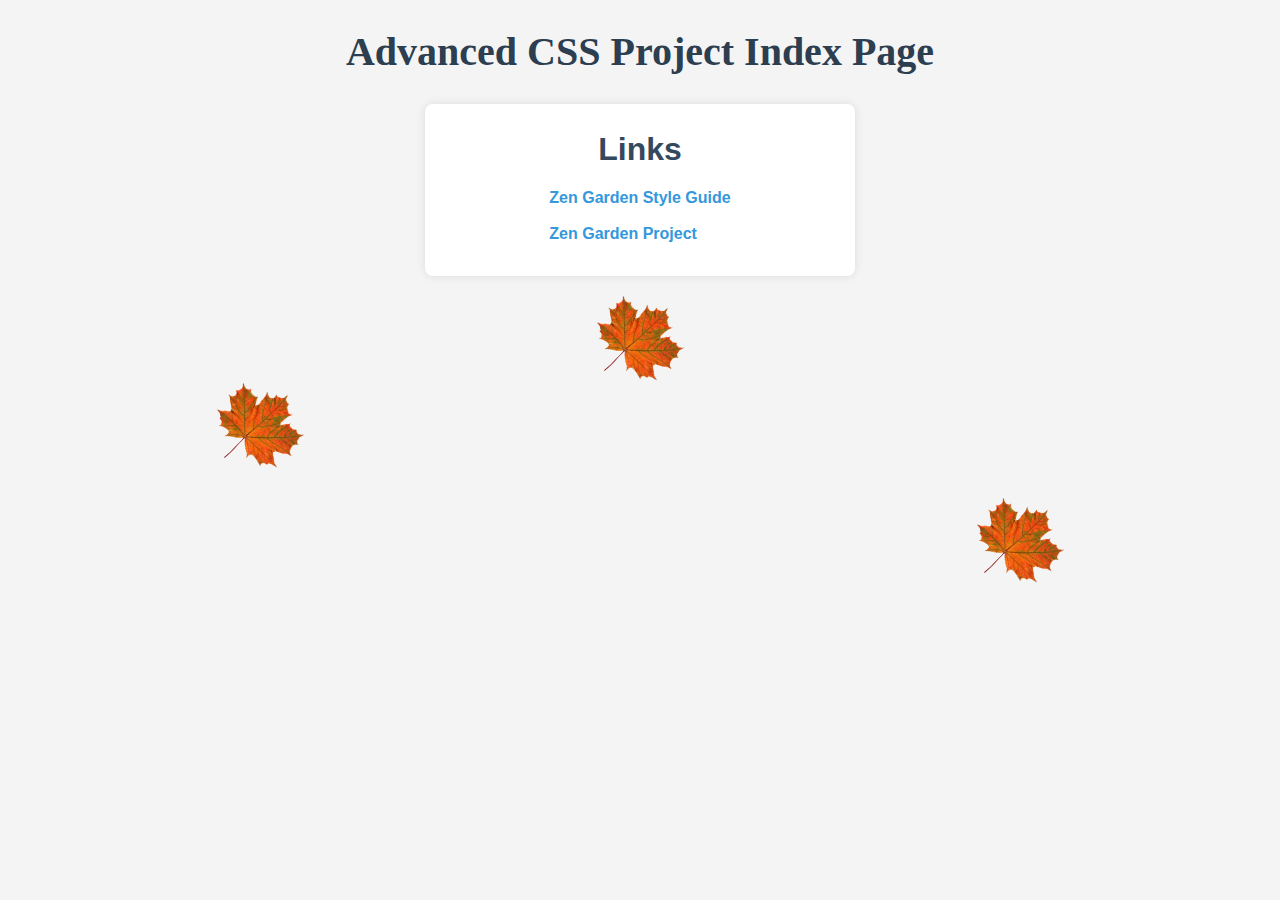
<file: wdd331-r/index.html>
<!DOCTYPE html>
<html lang="zxx">
<head>
    <meta charset="utf-8">
    <meta name="viewport" content="width=device-width, initial-scale=1.0">
    <meta name="description" content="A demonstration of what can be accomplished visually through CSS-based design.">
    <title>Home page with links</title>
    <link rel="stylesheet" href="./styles/links_style.css">

</head>

<body>

<h1>Advanced CSS Project Index Page</h1>

<section>
    <h2>Links</h2>
    <ul>
        <li><a target="_blank" href="./zengarden/style-guide.html">Zen Garden Style Guide</a></li>
        <li><a target="_blank" href="./zengarden/index.html">Zen Garden Project</a></li>
    </ul>
</section>    

<div class="leaf1">
    <img class ="fallLeaf" src="./image/leaf.png" alt="Fall leaf">
</div>
<div class="leaf2">
    <img class ="fallLeaf" src="./image/leaf.png" alt="Fall leaf">
</div>
<div class="leaf3">
    <img class ="fallLeaf" src="./image/leaf.png" alt="Fall leaf">
</div>

</body>
</html>
</file>
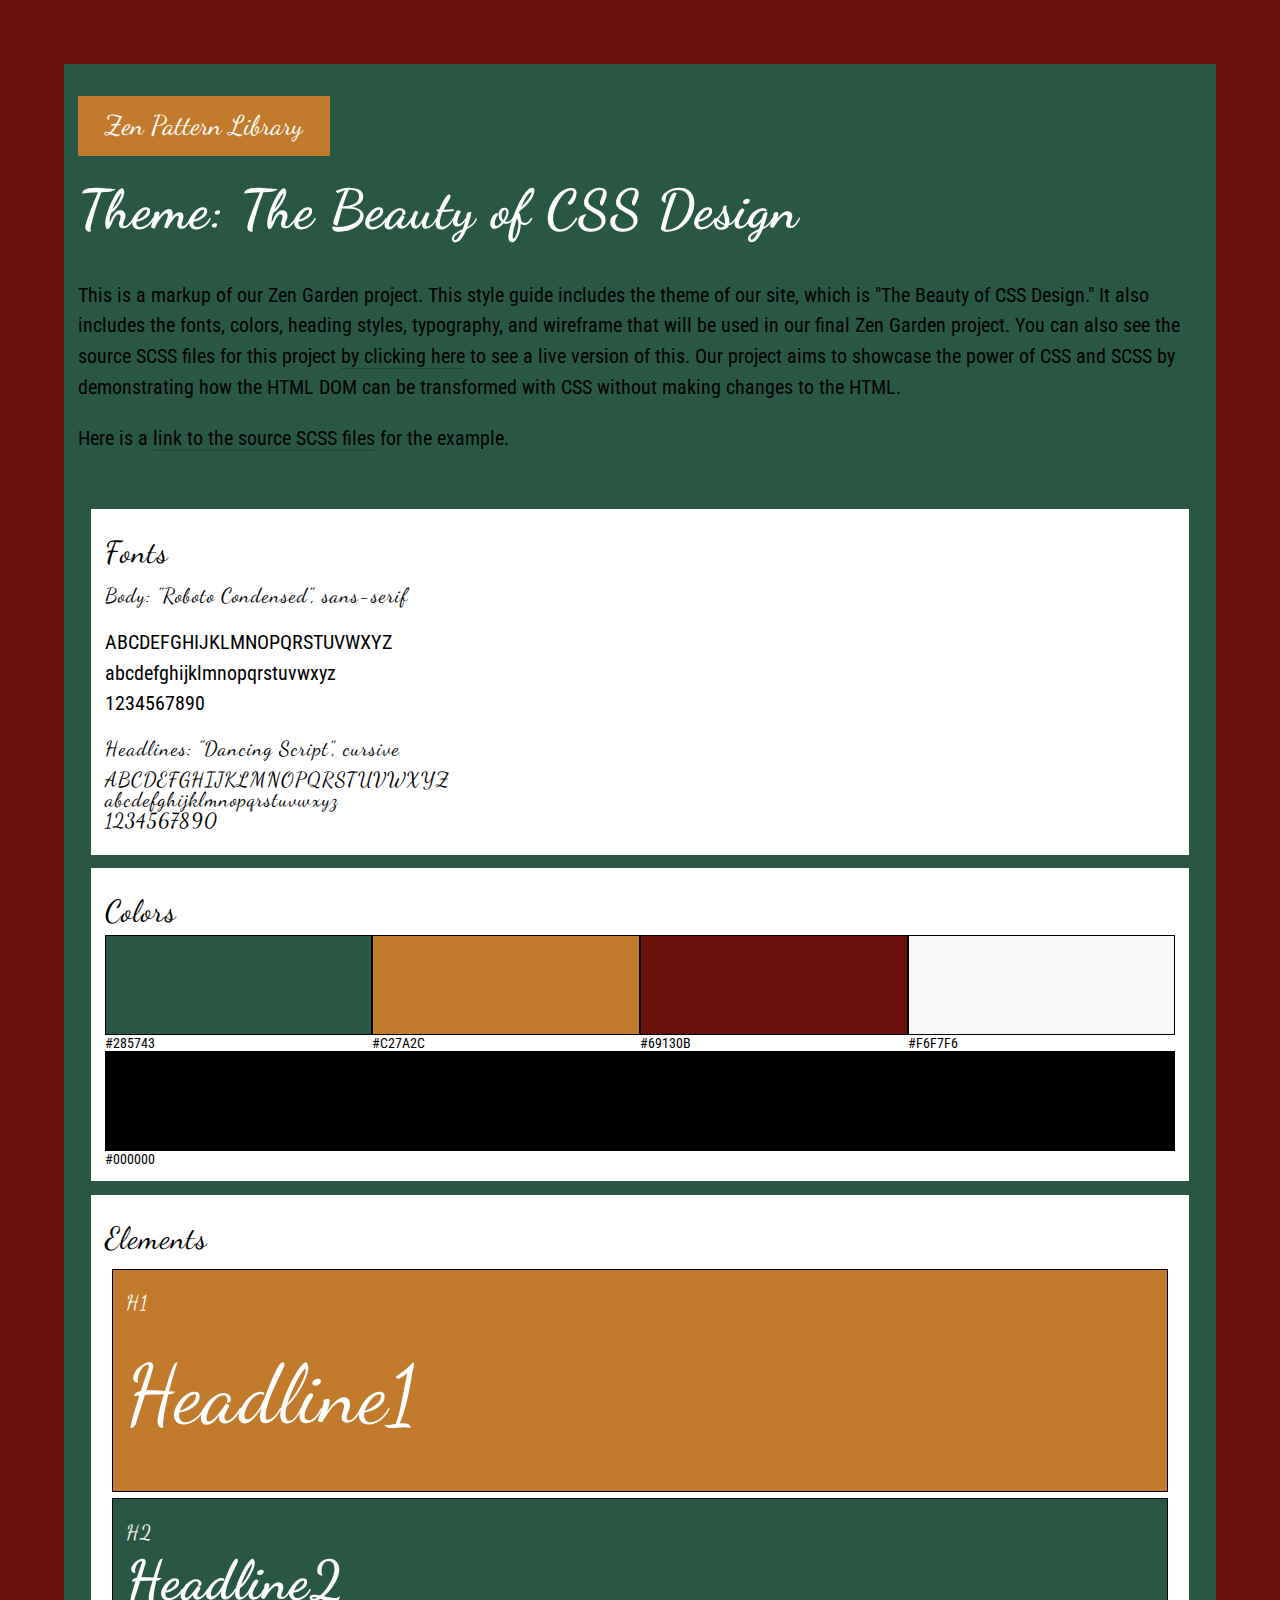
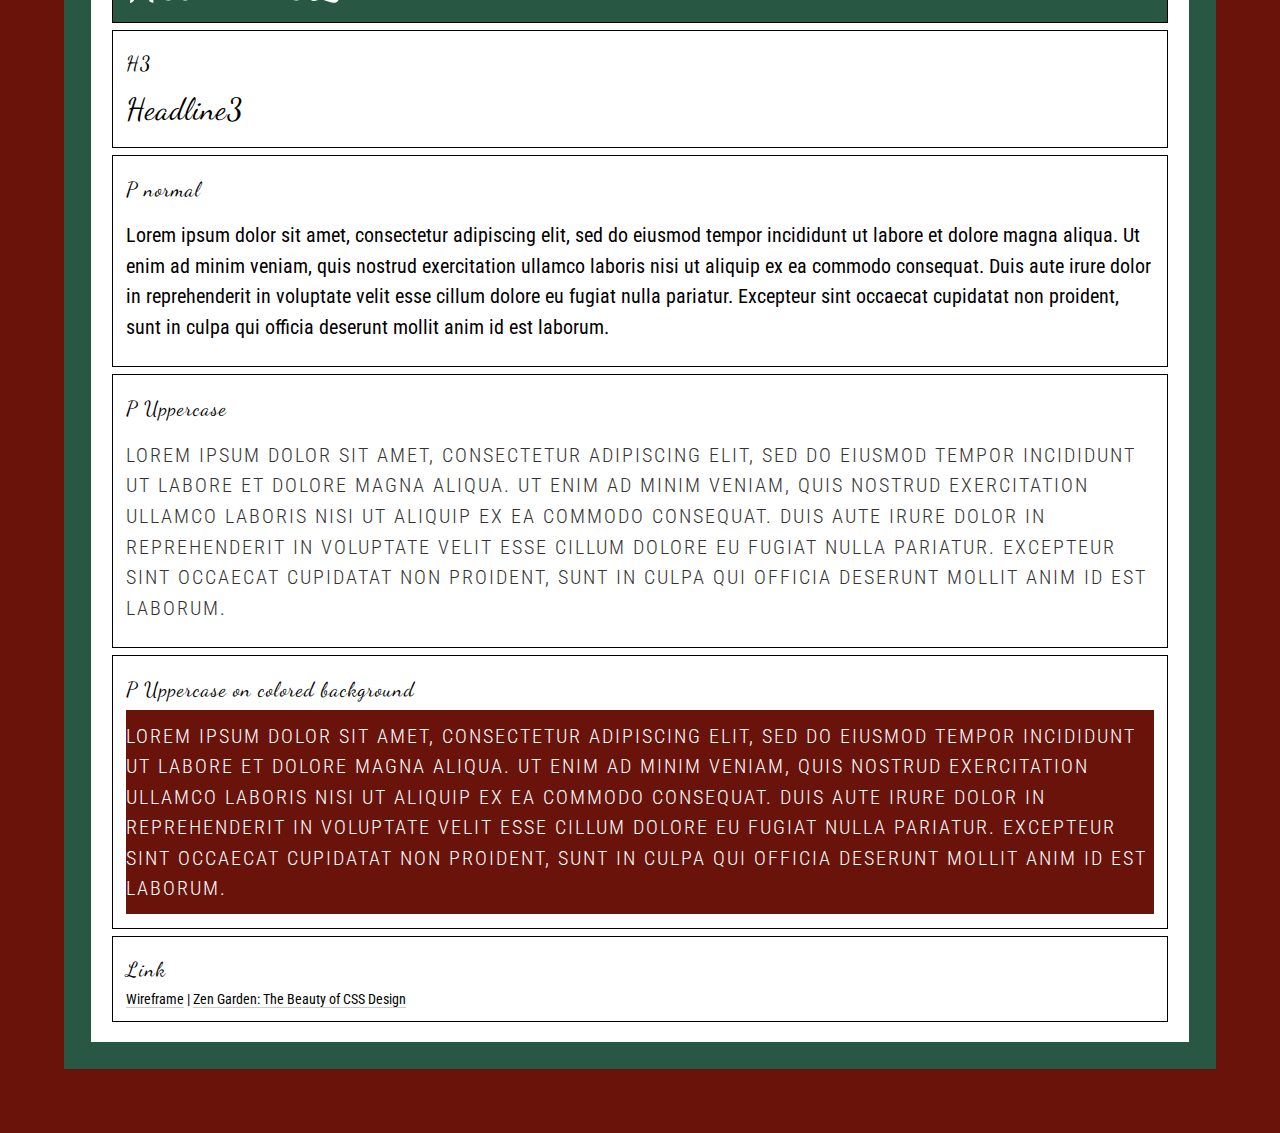
<file: wdd331-r/zengarden/style-guide.html>
<!DOCTYPE html>
<html lang="en">

<head>
  <meta charset="UTF-8">
  <meta name="viewport" content="width=device-width, initial-scale=1.0">
  <title>Zen Pattern Library</title>
  <link rel="stylesheet" href="../styles/style-pattern.css">

</head>

<body>
  <header>
    <h1>Zen Pattern Library</h1>
  </header>
  <main>
    <h2>Theme: The Beauty of CSS Design</h2>
    <br><br>
    <p>
      This is a markup of our Zen Garden project. This style guide includes the theme of our site, which is "The Beauty of CSS Design." It also includes the fonts, colors, heading styles, typography, and wireframe that will be used in our final Zen Garden project. You can also see the source SCSS files for this project <a href="#" rel="noreferrer" target="_blank"> by clicking here</a> to see a live version of this. Our project aims to showcase the power of CSS and SCSS by demonstrating how the HTML DOM can be transformed with CSS without making changes to the HTML.
    <p>
      Here is a
      <a href="../zen-style.zip">link to the source SCSS files</a> for the
      example.
    </p><br><br>
    <section>
      <h3>Fonts</h3>
      <h4>Body: "Roboto Condensed", sans-serif</h4>
      <p>
        ABCDEFGHIJKLMNOPQRSTUVWXYZ<br>
        abcdefghijklmnopqrstuvwxyz<br>
        1234567890
      </p>
      <h4>Headlines: "Dancing Script", cursive</h4>
      <h4>
        ABCDEFGHIJKLMNOPQRSTUVWXYZ<br>
        abcdefghijklmnopqrstuvwxyz<br>
        1234567890
      </h4>
    </section>

    <section class="colors">
      <h3>Colors</h3>
      <figure>
        <div class="swatch accent1"></div>
        <figcaption>#285743</figcaption>
      </figure>
      <figure>
        <div class="swatch accent2"></div>
        <figcaption>#C27A2C</figcaption>
      </figure>
      <figure>
        <div class="swatch accent3"></div>
        <figcaption>#69130B</figcaption>
      </figure>
      <figure>
        <div class="swatch accent4"></div>
        <figcaption>#F6F7F6</figcaption>
      </figure>
      <figure>
        <div class="swatch text-dark"></div>
        <figcaption>#000000</figcaption>
      </figure>

    </section>

    <section class="elements">
      <h3>Elements</h3>
      <div class="element accent1">
        <h4>H1</h4>
        <h4 class="h1Tag">Headline1</h4>
      </div>
      <div class="element accent3">
        <h4 class="h2Tag">H2</h4>
        <h2>Headline2</h2>
      </div>
      <div class="element">
        <h3 class="h3Tag">H3</h3>
        <h3>Headline3</h3>
      </div>
      <div class="element">
        <h4>P normal</h4>
        <p>
          Lorem ipsum dolor sit amet, consectetur adipiscing elit, sed do
          eiusmod tempor incididunt ut labore et dolore magna aliqua. Ut enim
          ad minim veniam, quis nostrud exercitation ullamco laboris nisi ut
          aliquip ex ea commodo consequat. Duis aute irure dolor in
          reprehenderit in voluptate velit esse cillum dolore eu fugiat nulla
          pariatur. Excepteur sint occaecat cupidatat non proident, sunt in
          culpa qui officia deserunt mollit anim id est laborum.
        </p>
      </div>
      <div class="element">
        <h4>P Uppercase</h4>
        <p class="uppercase">
          Lorem ipsum dolor sit amet, consectetur adipiscing elit, sed do
          eiusmod tempor incididunt ut labore et dolore magna aliqua. Ut enim
          ad minim veniam, quis nostrud exercitation ullamco laboris nisi ut
          aliquip ex ea commodo consequat. Duis aute irure dolor in
          reprehenderit in voluptate velit esse cillum dolore eu fugiat nulla
          pariatur. Excepteur sint occaecat cupidatat non proident, sunt in
          culpa qui officia deserunt mollit anim id est laborum.
        </p>
      </div>
      <div class="element">
        <h4>P Uppercase on colored background</h4>
        <p class="uppercase-light accent4">
          Lorem ipsum dolor sit amet, consectetur adipiscing elit, sed do
          eiusmod tempor incididunt ut labore et dolore magna aliqua. Ut enim
          ad minim veniam, quis nostrud exercitation ullamco laboris nisi ut
          aliquip ex ea commodo consequat. Duis aute irure dolor in
          reprehenderit in voluptate velit esse cillum dolore eu fugiat nulla
          pariatur. Excepteur sint occaecat cupidatat non proident, sunt in
          culpa qui officia deserunt mollit anim id est laborum.
        </p>
      </div>
      <div class="element">
        <h4>Link</h4>
        <a href="../image/wireframes.png" rel="noreferrer" target="_blank">Wireframe</a> |
        <!-- <a href="http://csszengarden.com/217/" rel="noreferrer" target="_blank">Zen Garden: The Beauty of CSS Design</a>  -->
        <a href="../zengarden/index.html" rel="noreferrer" target="_blank">Zen Garden: The Beauty of CSS Design</a>
      </div>
    </section>
  </main>
</body>

</html>
</file>
<file: wdd331-r/styles/style-pattern.css>
@import url('https://fonts.googleapis.com/css2?family=Dancing+Script:wght@400..700&family=Roboto+Condensed:ital,wght@0,100..900;1,100..900&display=swap');

* {
  box-sizing: border-box;
}

html {
  background-color: #69130B;
  padding: 5%;
}

body {
  font-family: "Roboto Condensed", sans-serif !important;
  font-size: 85%;
  color: #000000;
  background-color: #285743;
  margin: 0;
  padding: 1em;
}

h2, h3, h4 {
  font-family: "Dancing Script", cursive !important;
  margin: 0;
}

h1, .H1Tag {
  background: #C27A2C;
  color: #fff;
  display: inline-block;
  font-weight: normal;
  margin-bottom: 1em;
  padding: 0.5em 1em;
  font-family: "Dancing Script", cursive !important;
}

.h1Tag {
  font-size: 6em;
}

h2 {
  color: #fff;
  font-weight: 900;
  font-size: 4em;
  letter-spacing: 1px;
  line-height: 1em;
}

.h2Tag {
  color: #fff;
}

.h3Tag {
  font-size: 1.5em;
}

h3 {
  font-size: 2.25em;
  font-weight: 200;
  letter-spacing: 1px;
  line-height: 1em;
  padding: 0.5em 0 0.25em 0;
}

h4 {
  font-size: 1.5em;
  font-weight: 200;
  letter-spacing: 1px;
  line-height: 1em;
  margin: 0.5em 0;
}

p {
  font-family: "Roboto Condensed", sans-serif !important;
  font-size: 1.5em;
  line-height: 1.5em;
  padding: 0.5em 0;
  margin: 0;
}

a {
  border-bottom: 1px solid rgba(0, 0, 0, 0.2);
  color: #000000;
  text-decoration: none;
  transition: border-color 0.2s ease-in-out;
}
a:hover {
  border-color: #ea2e49;
}

section {
  background-color: white;
  padding: 1em;
  margin: 1em;
}
section.colors {
  display: flex;
  flex-flow: row wrap;
}
section.colors > h3 {
  width: 100%;
  flex: 1 0 100%;
}
section.colors > figure {
  margin: 0;
  flex: 1 1 25%;
}
section.colors > figure .text-dark {
  background-color: #000000;
}
section.colors > figure .swatch {
  width: 100%;
  height: 100px;
  border: 1px solid;
}
section.colors > figure:nth-child(5) .swatch {
  background-color: #F6F7F6;
}
section.colors > figure:nth-child(4) .swatch {
  background-color: #69130B;
}
section.colors > figure:nth-child(3) .swatch {
  background-color: #C27A2C;
}
section.colors > figure:nth-child(2) .swatch {
  background-color: #285743;
}
section.colors > figure:nth-child(1) .swatch {
  background-color: #C27A2C;
}
section.elements .element {
  border: 1px solid;
  margin: 0.5em;
  padding: 1em;
}
section.elements .element.accent1 {
  background-color: #C27A2C;
}
section.elements .element.accent1 h4 {
  color: #fff;
}
section.elements .element.accent3 {
  background-color: #285743;
}
section.elements .element.accent3 h4 {
  color: #fff;
}
section.elements .element p.uppercase {
  font-weight: 300;
  letter-spacing: 2px;
  text-transform: uppercase;
  color: #333;
}
section.elements .element p.uppercase-light {
  font-weight: 300;
  letter-spacing: 2px;
  text-transform: uppercase;
  color: #fff;
}
section.elements .element p.uppercase-light.accent4 {
  background-color: #69130B;
}/*# sourceMappingURL=style-pattern.css.map */
</file>
<file: wdd331-r/styles/links_style.css>
/* General reset */
* {
    margin: 0;
    padding: 0;
    box-sizing: border-box;
}

html {
    scroll-behavior: smooth;
    max-width: 900px;
    margin: 0 auto;
}

/* Body styling */
body {
    font-family: "Roboto Condensed", sans-serif !important;
    line-height: 1.6;
    background-color: #f4f4f4;
    padding: 20px;
    color: #333;
    justify-content: center;
    align-items: center;
    min-height: 100vh;
}

/* Heading styling */
h1 {
    font-size: 2.5em;
    margin-bottom: 20px;
    color: #2c3e50;
    text-align: center;
    font-family: "Dancing Script", cursive !important;
}

h2 {
    font-size: 2em;
    margin-bottom: 10px;
    color: #34495e;
    text-align: center;
}

/* Section styling */
section {
        display: flex;
        flex-direction: column;
        align-items: center;
        justify-content: center;

    background-color: #fff;
    padding: 20px;
    border-radius: 8px;
    box-shadow: 0 0 10px rgba(0, 0, 0, 0.1);
    max-width: 600px;
    width: 50%;
    margin: 0 auto;
}

/* List styling */
ul {
    list-style-type: none;
    padding: 0;
}

li {
    margin-bottom: 10px;
}

/* Link styling */
a {
    text-decoration: none;
    color: #3498db;
    font-weight: bold;
}

a:hover {
    color: #2980b9;
    text-decoration: underline;
}


/* Image container styling */
.leaf1 {
    display: flex;
    justify-content: center;
    align-items: center;
    margin-top: 20px;
}

/* Image styling */
.fallLeaf {
    width: 100px; 
    transform: rotate(72deg); 
}

.leaf3 {
    margin-top: 20px;
    display: flex;
    justify-content: right;
    align-items: center;
}

/* Mobile view adjustments */
@media (max-width: 600px) {
    body {
        width: 100%;
    }

    h1 {
        font-size: 2em;
    }

    h2 {
        font-size: 1.5em;
    }

    section {
        width: 100%;
    }

    a {
        font-size: 1em;
    }

    .fallLeaf {
        width: 80px; 
    }
}
</file>
